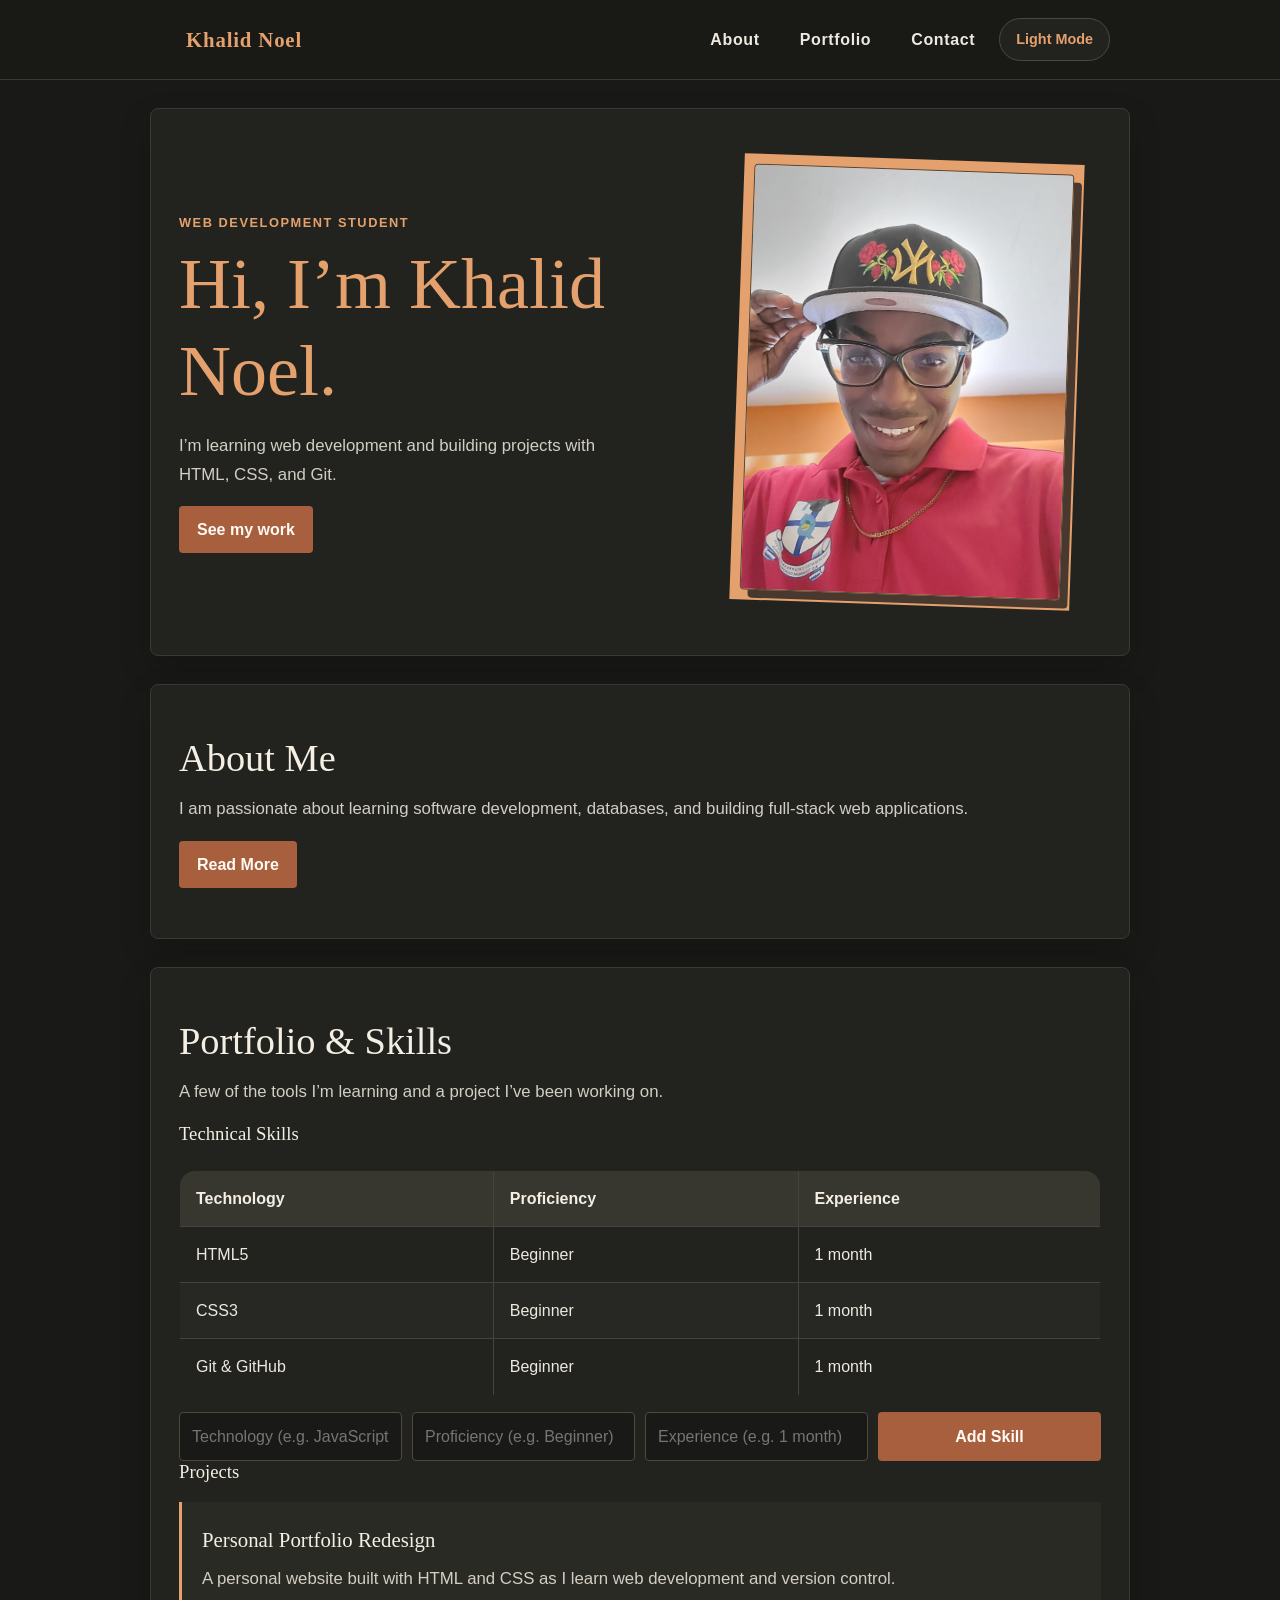
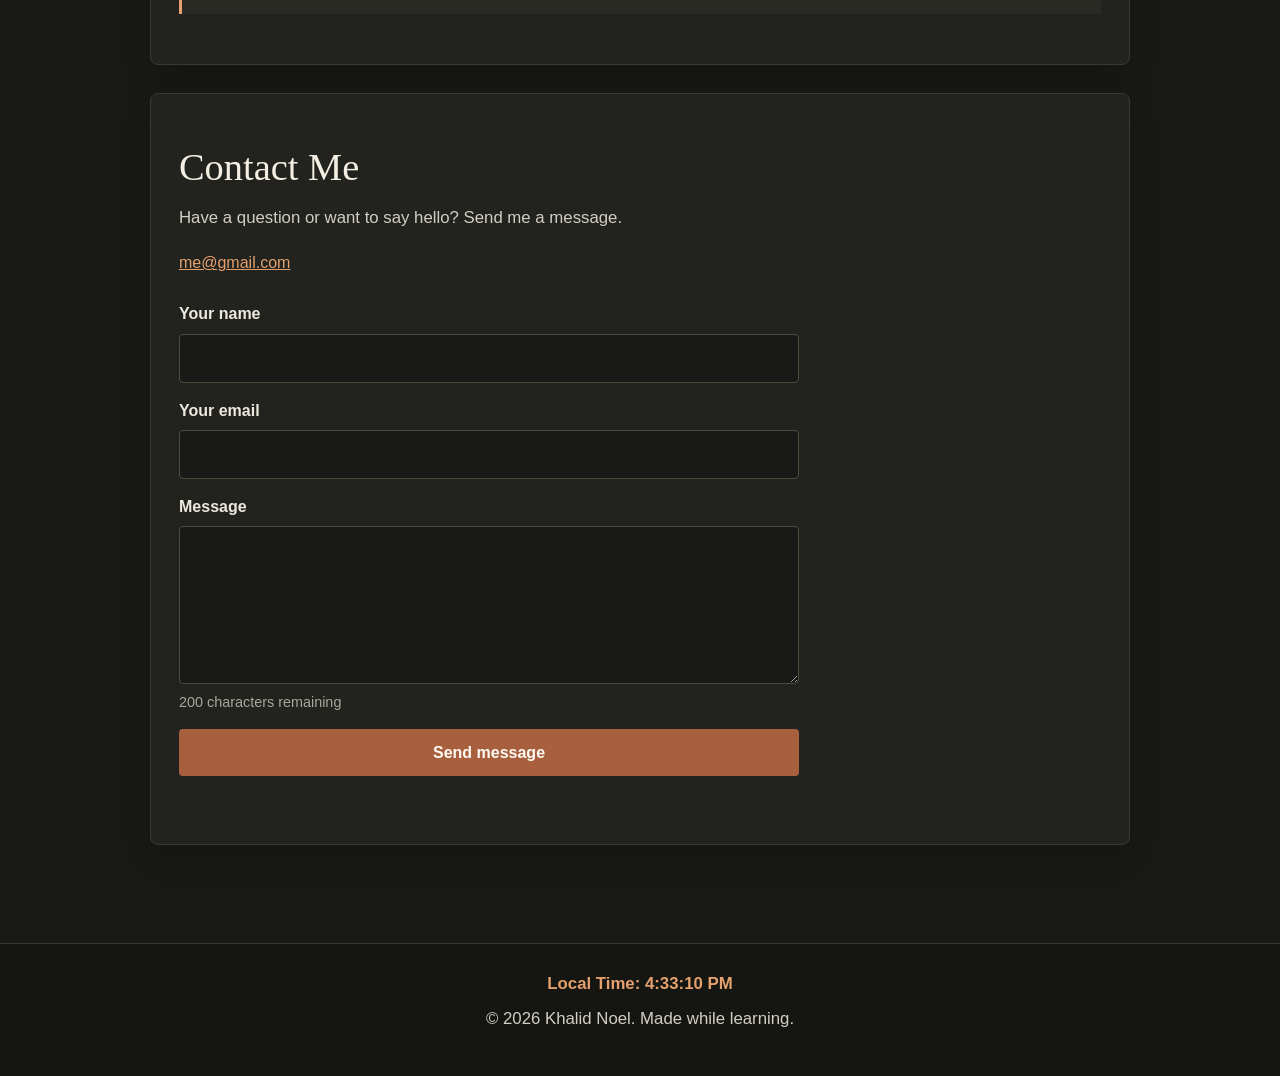
<file: index.html>
<!DOCTYPE html>
<html lang="en">
<head>
    <meta charset="UTF-8">
    <meta name="viewport" content="width=device-width, initial-scale=1.0">
    <meta name="theme-color" content="#191a17">
    <title>Khalid Noel — Personal Website</title>
    <link rel="stylesheet" href="CSS/style.css">
</head>
<body>
    <header class="site-header">
        <nav class="nav-shell" aria-label="Main navigation">
            <a class="wordmark" href="#home">Khalid Noel</a>
            <ul class="nav-links">
                <li><a href="#about">About</a></li>
                <li><a href="#portfolio">Portfolio</a></li>
                <li><a href="#contact">Contact</a></li>
                <li><button type="button" id="theme-toggle">Dark Mode</button></li>
            </ul>
        </nav>
    </header>

    <main>
        <section class="hero" id="home" aria-labelledby="home-title">
            <div class="hero-content">
                <p class="eyebrow">Web development student</p>
                <h1 id="home-title">Hi, I’m Khalid Noel.</h1>
                <p class="hero-copy">I’m learning web development and building projects with HTML, CSS, and Git.</p>
                <a class="button" href="#portfolio">See my work</a>
            </div>
            <figure class="portrait-wrap">
                <img src="Images/Khalid.jpeg" alt="Khalid Noel smiling in a cap and glasses">
            </figure>
        </section>

        <section class="content-section" id="about" aria-labelledby="about-title">
            <div class="section-heading">
                <h2 id="about-title">About Me</h2>
            </div>
            <p>I am passionate about learning software development, databases, and building full-stack web applications.</p>
            <p id="extra-bio" style="display: none;">
                Outside of coursework, I enjoy working with Git version control, designing database schemas, and troubleshooting deployment workflows.
            </p>
            <button type="button" class="button" id="toggle-bio-btn">Read More</button>
        </section>

        <section class="content-section" id="portfolio" aria-labelledby="portfolio-title">
            <div class="section-heading">
                <h2 id="portfolio-title">Portfolio &amp; Skills</h2>
                <p class="section-intro">A few of the tools I’m learning and a project I’ve been working on.</p>
            </div>
            <div class="portfolio-layout">
                <div>
                    <h3>Technical Skills</h3>
                    <table class="skills-table">
                        <thead>
                            <tr>
                                <th scope="col">Technology</th>
                                <th scope="col">Proficiency</th>
                                <th scope="col">Experience</th>
                            </tr>
                        </thead>
                        <tbody id="skills-body">
                            <tr>
                                <td>HTML5</td>
                                <td>Beginner</td>
                                <td>1 month</td>
                            </tr>
                            <tr>
                                <td>CSS3</td>
                                <td>Beginner</td>
                                <td>1 month</td>
                            </tr>
                            <tr>
                                <td>Git &amp; GitHub</td>
                                <td>Beginner</td>
                                <td>1 month</td>
                            </tr>
                        </tbody>
                    </table>

                    <div class="add-skill-controls" style="margin-top: 1rem;">
                        <input type="text" id="new-skill" placeholder="Technology (e.g. JavaScript)">
                        <input type="text" id="new-level" placeholder="Proficiency (e.g. Beginner)">
                        <input type="text" id="new-exp" placeholder="Experience (e.g. 1 month)">
                        <button type="button" class="button" id="add-skill-btn">Add Skill</button>
                    </div>
                </div>
                <div>
                    <h3>Projects</h3>
                    <article class="project-card">
                        <h4>Personal Portfolio Redesign</h4>
                        <p>A personal website built with HTML and CSS as I learn web development and version control.</p>
                    </article>
                </div>
            </div>
        </section>

        <section class="contact-section" id="contact" aria-labelledby="contact-title">
            <div class="section-heading">
                <h2 id="contact-title">Contact Me</h2>
                <div class="contact-copy">
                    <p>Have a question or want to say hello? Send me a message.</p>
                    <a href="mailto:me@gmail.com">me@gmail.com</a>
                </div>
            </div>
            <form class="contact-form" id="contact-form">
                <div class="form-group">
                    <label for="name">Your name</label>
                    <input type="text" id="name" name="name" required>
                </div>
                <div class="form-group">
                    <label for="email">Your email</label>
                    <input type="email" id="email" name="email" required>
                </div>
                <div class="form-group">
                    <label for="message">Message</label>
                    <textarea id="message" name="message" rows="5" maxlength="200" required></textarea>
                    <p id="char-count" class="form-note">200 characters remaining</p>
                </div>
                <button class="button" type="submit">Send message</button>
            </form>
            <div id="form-output"></div>
        </section>
    </main>

    <footer class="site-footer">
        <p id="live-clock"></p>
        <p>&copy; <span id="current-year">2026</span> Khalid Noel. Made while learning.</p>
    </footer>

    <button id="backToTop" title="Back to Top" aria-label="Back to top">
        &#8593;
    </button>

    <script src="JS/script.js" defer></script>
</body>
</html>
</file>
<file: CSS/style.css>
/* General Page Reset & Typography */
* {
    box-sizing: border-box;
}

html {
    scroll-behavior: smooth;
}

body {
    font-family: 'Segoe UI', Tahoma, Geneva, Verdana, sans-serif;
    line-height: 1.7;
    margin: 0;
    padding: 0;
    background: #191a17;
    color: #eee9df;
    transition: background-color 0.3s ease, color 0.3s ease;
}

main {
    padding-bottom: 40px;
}

/* Navigation Menu */
header {
    position: sticky;
    top: 0;
    z-index: 1000;
    backdrop-filter: blur(12px);
    background: rgba(25, 26, 23, 0.96);
    border-bottom: 1px solid #393a32;
}

.nav-shell {
    max-width: 980px;
    margin: 0 auto;
    padding: 14px 20px;
    display: flex;
    justify-content: space-between;
    align-items: center;
    flex-wrap: wrap;
    gap: 12px;
}

.wordmark {
    text-decoration: none;
    color: #e4a06d;
    font-family: Georgia, "Times New Roman", serif;
    font-size: 1.3rem;
    font-weight: 700;
}

nav ul {
    list-style-type: none;
    padding: 0;
    margin: 0;
    display: flex;
    align-items: center;
    flex-wrap: wrap;
    gap: 8px;
}

nav li {
    display: inline-block;
}

nav a {
    text-decoration: none;
    color: #eee9df;
    font-weight: 700;
    letter-spacing: 0.04em;
    padding: 8px 16px;
    border-radius: 999px;
    transition: all 0.3s ease;
}

nav a:hover {
    color: #e4a06d;
    background: rgba(228, 160, 109, 0.08);
    box-shadow: 0 0 0 1px rgba(228, 160, 109, 0.24);
}

#theme-toggle {
    padding: 8px 16px;
    border: 1px solid #51483d;
    border-radius: 999px;
    background: #22231f;
    color: #e4a06d;
    font: inherit;
    font-size: 0.9rem;
    font-weight: 700;
    cursor: pointer;
    transition: all 0.3s ease;
}

#theme-toggle:hover {
    background: #a85f3e;
    color: #fffaf3;
    border-color: #a85f3e;
}

/* Page Layout & Sections */
section {
    padding: 50px 28px;
    max-width: 980px;
    margin: 28px auto;
    background: #22231f;
    border: 1px solid #393a32;
    border-radius: 8px;
    box-shadow: 0 14px 32px rgba(0, 0, 0, 0.18);
    transition: background-color 0.3s ease, border-color 0.3s ease;
}

h1, h2, h3 {
    color: #f4eee3;
    margin-top: 0;
    line-height: 1.2;
    font-family: Georgia, "Times New Roman", serif;
    font-weight: 400;
}

h1 {
    font-size: clamp(2.2rem, 4vw, 3.5rem);
    margin-bottom: 18px;
    color: #e4a06d;
}

h2 {
    font-size: clamp(1.8rem, 3vw, 2.4rem);
    margin-bottom: 14px;
}

p {
    margin-top: 0;
    color: #d2cec4;
    font-size: 1.05rem;
}

/* Media Styling */
img {
    max-width: 100%;
    height: auto;
    border-radius: 4px;
    margin-top: 20px;
    border: 1px solid #51483d;
    box-shadow: 8px 8px 0 #49382d;
}

.hero {
    display: grid;
    grid-template-columns: 1fr 0.8fr;
    align-items: center;
    gap: 48px;
}

.hero figure {
    width: min(100%, 340px);
    justify-self: center;
    margin: 0;
    padding: 10px;
    background: #e4a06d;
    transform: rotate(2deg);
}

.hero img {
    display: block;
    width: 100%;
    max-height: 440px;
    margin: 0;
    object-fit: cover;
    object-position: center 38%;
}

.hero h1 {
    font-size: clamp(2.8rem, 6vw, 4.5rem);
}

.hero p {
    max-width: 430px;
}

.eyebrow {
    margin-bottom: 8px;
    color: #e4a06d;
    font-size: 0.8rem;
    font-weight: 700;
    letter-spacing: 0.12em;
    text-transform: uppercase;
}

.button {
    display: inline-block;
    padding: 10px 18px;
    border: 0;
    border-radius: 4px;
    background: #a85f3e;
    color: #fffaf3;
    font: inherit;
    font-weight: 700;
    text-decoration: none;
    cursor: pointer;
    transition: background-color 0.2s ease;
}

.button:hover {
    background: #87492f;
    color: #fffaf3;
}

.project-card {
    padding: 20px;
    border-left: 3px solid #e4a06d;
    background: #2a2a24;
    margin-top: 16px;
}

.project-card h4 {
    margin: 0 0 8px;
    color: #f4eee3;
    font-family: Georgia, "Times New Roman", serif;
    font-size: 1.3rem;
    font-weight: 400;
}

.project-card p {
    margin-bottom: 0;
}

/* Dynamic Table Inputs */
.add-skill-controls {
    display: grid;
    grid-template-columns: repeat(auto-fit, minmax(160px, 1fr));
    gap: 10px;
    margin-top: 16px;
}

.add-skill-controls input {
    width: 100%;
    padding: 10px 12px;
    border: 1px solid #51483d;
    border-radius: 4px;
    background: #191a17;
    color: #eee9df;
    font: inherit;
}

.contact-form {
    display: grid;
    max-width: 620px;
    gap: 14px;
    margin-top: 24px;
}

.form-group {
    display: grid;
    gap: 6px;
}

.form-group label {
    color: #eee9df;
    font-weight: 600;
}

.form-group input,
.form-group textarea {
    width: 100%;
    padding: 10px 12px;
    border: 1px solid #51483d;
    border-radius: 4px;
    background: #191a17;
    color: #eee9df;
    font: inherit;
}

.form-group textarea {
    resize: vertical;
}

.form-note {
    margin: 0;
    color: #aaa69b;
    font-size: 0.9rem;
}

#form-output {
    margin-top: 18px;
    max-width: 620px;
}

.submission-banner {
    padding: 14px 18px;
    border-left: 3px solid #e4a06d;
    background: #2a2a24;
    border-radius: 4px;
}

/* Table Styling */
table {
    width: 100%;
    border-collapse: collapse;
    margin: 24px 0 0;
    overflow: hidden;
    border-radius: 16px;
}

table, th, td {
    border: 1px solid #45443b;
}

th, td {
    padding: 14px 16px;
    text-align: left;
}

th {
    background: #38372f;
    color: #f4eee3;
}

tr:nth-child(even) {
    background-color: rgba(255, 255, 255, 0.025);
}

tr:hover {
    background-color: rgba(228, 160, 109, 0.08);
}

/* Footer Styling */
footer {
    text-align: center;
    padding: 26px 20px;
    background: #151612;
    border-top: 1px solid #393a32;
    color: #c9c4b9;
    margin-top: 30px;
}

#live-clock {
    color: #e4a06d;
    font-weight: 600;
    margin-bottom: 6px;
}

/* Links inside content */
a {
    color: #e4a06d;
}

a:hover {
    color: #f0bf96;
}

#backToTop {
    display: none;
    position: fixed;
    bottom: 25px;
    right: 25px;
    z-index: 1000;
    width: 45px;
    height: 45px;
    border: none;
    border-radius: 50%;
    background-color: #a85f3e;
    color: white;
    font-size: 24px;
    cursor: pointer;
    box-shadow: 0 4px 8px rgba(0, 0, 0, 0.2);
    transition: background-color 0.3s, transform 0.3s;
}

#backToTop:hover {
    background-color: #87492f;
    transform: translateY(-3px);
}

/* =========================================
   LIGHT MODE THEME OVERRIDES
   ========================================= */
body.light-mode {
    background: #f5f1e8;
    color: #24231f;
}

body.light-mode header {
    background: rgba(245, 241, 232, 0.96);
    border-bottom-color: #d6cfc2;
}

body.light-mode .wordmark,
body.light-mode h1,
body.light-mode .eyebrow,
body.light-mode a,
body.light-mode #live-clock {
    color: #a85f3e;
}

body.light-mode nav a {
    color: #24231f;
}

body.light-mode nav a:hover {
    color: #a85f3e;
    background: rgba(168, 95, 62, 0.1);
}

body.light-mode .button {
    background: #a85f3e;
    color: #fffaf3;
}

body.light-mode .button:hover {
    background: #87492f;
    color: #fffaf3;
}

body.light-mode #theme-toggle {
    background: #fffdf9;
    color: #24231f;
    border-color: #cfc6b8;
}

body.light-mode section {
    background: #fffdf9;
    border-color: #dcd5c9;
    box-shadow: 0 10px 26px rgba(36, 35, 31, 0.08);
}

body.light-mode h2,
body.light-mode h3,
body.light-mode .project-card h4,
body.light-mode .form-group label {
    color: #1f1e1b;
}

body.light-mode p {
    color: #46433c;
}

body.light-mode .project-card,
body.light-mode .submission-banner {
    background: #f5f1e8;
    border-left-color: #a85f3e;
}

body.light-mode .form-group input,
body.light-mode .form-group textarea,
body.light-mode .add-skill-controls input {
    background: #f9f6f0;
    color: #24231f;
    border-color: #cfc6b8;
}

body.light-mode table,
body.light-mode th,
body.light-mode td {
    border-color: #dcd5c9;
}

body.light-mode th {
    background: #ebe4d8;
    color: #1f1e1b;
}

body.light-mode tr:nth-child(even) {
    background-color: rgba(0, 0, 0, 0.025);
}

body.light-mode footer {
    background: #ebe4d8;
    border-top-color: #d6cfc2;
    color: #46433c;
}

@media (max-width: 700px) {
    section {
        margin: 18px 12px;
        padding: 32px 18px;
    }

    .hero h1 {
        font-size: clamp(2rem, 8.5vw, 2.7rem);
    }

    .hero {
        grid-template-columns: 1fr;
        gap: 28px;
    }

    .hero figure {
        width: min(100%, 320px);
    }

    nav li {
        margin: 0 2px;
    }

    nav a {
        padding: 6px 10px;
    }

    th,
    td {
        padding: 9px 7px;
        font-size: 0.88rem;
    }
}
</file>
